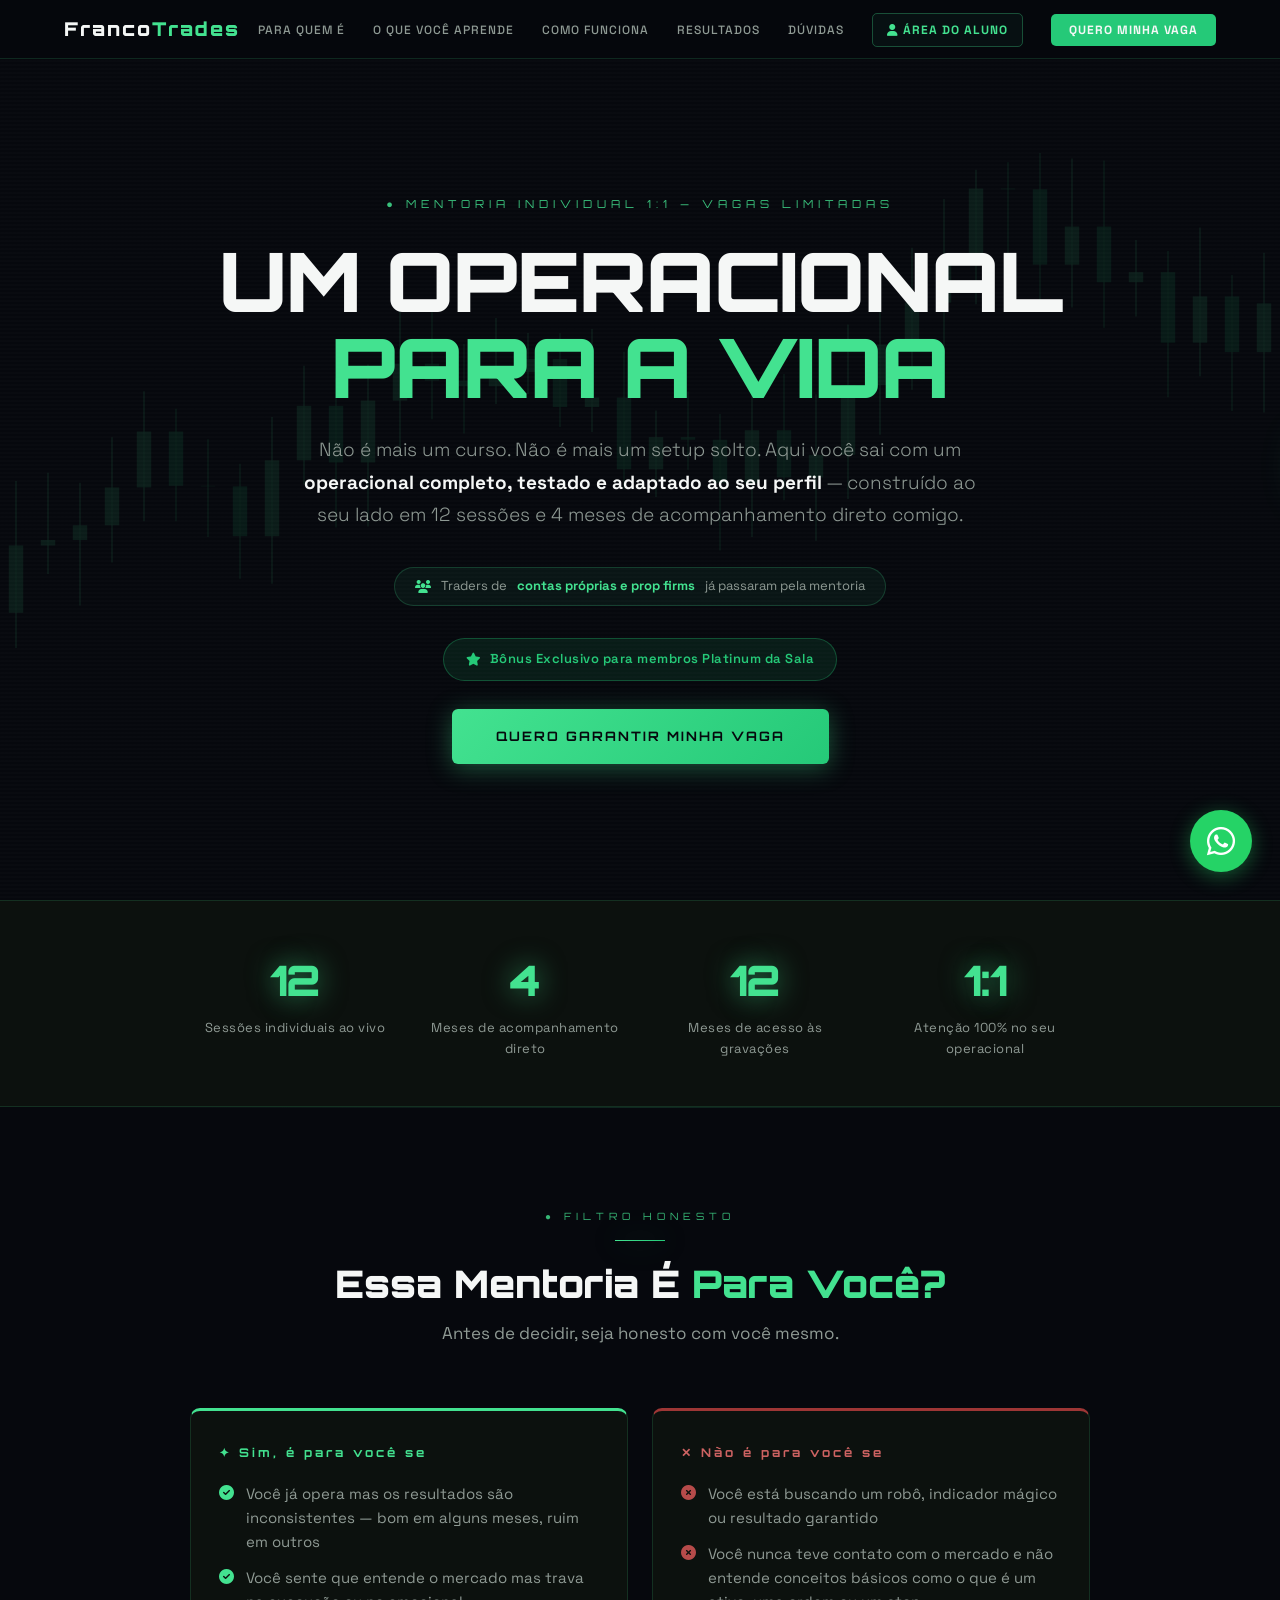
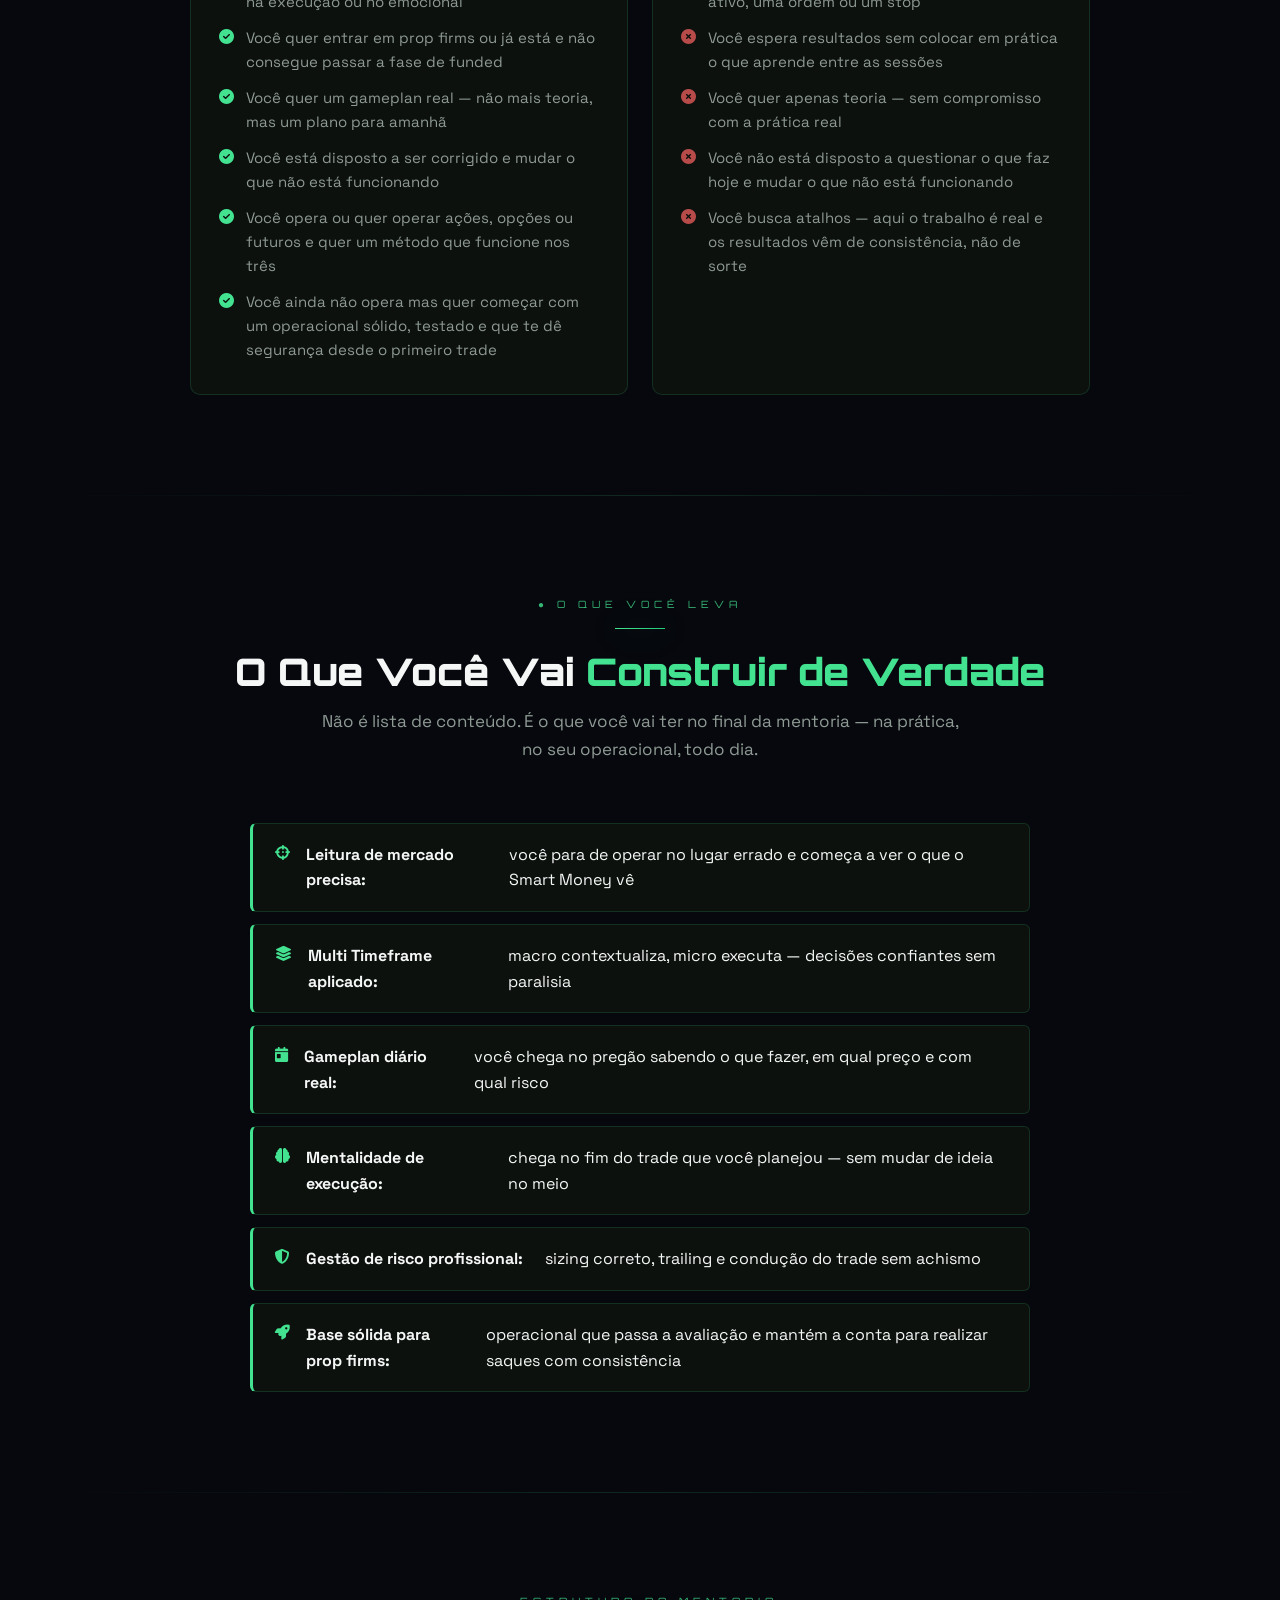
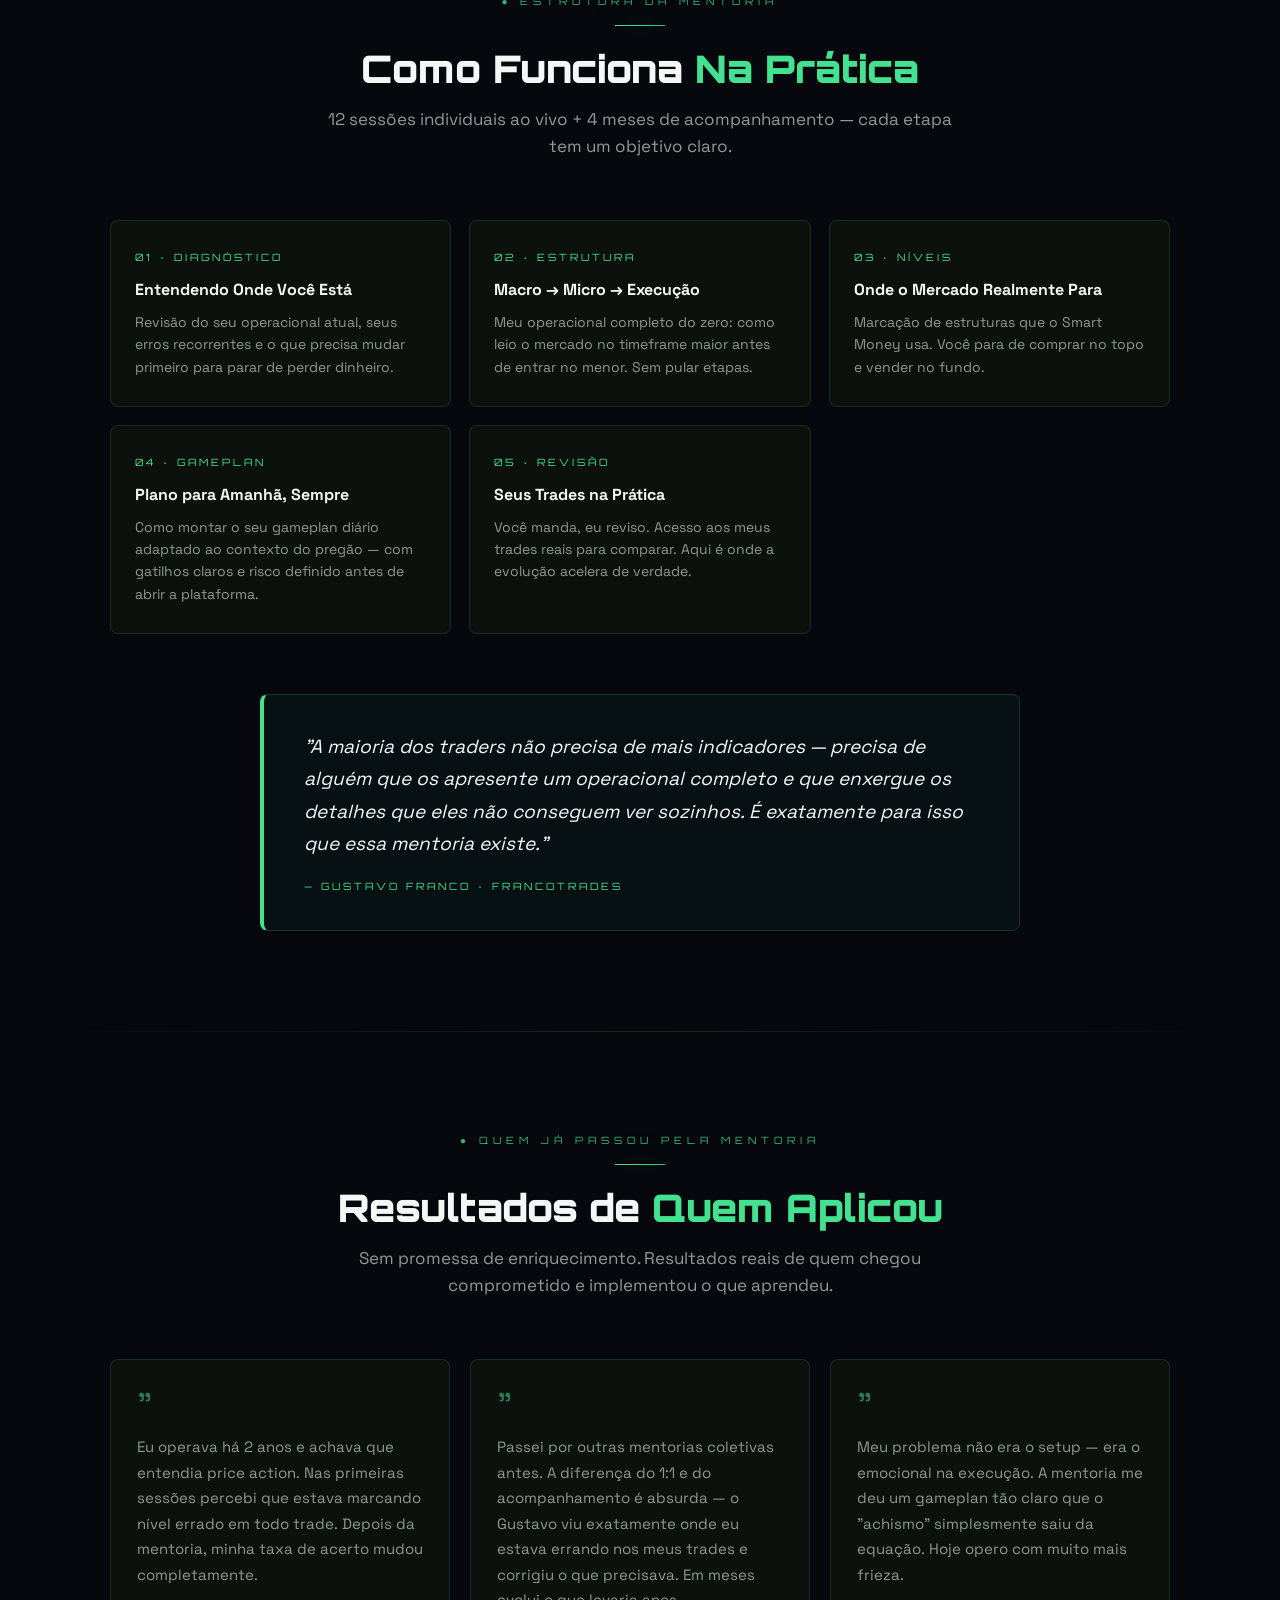
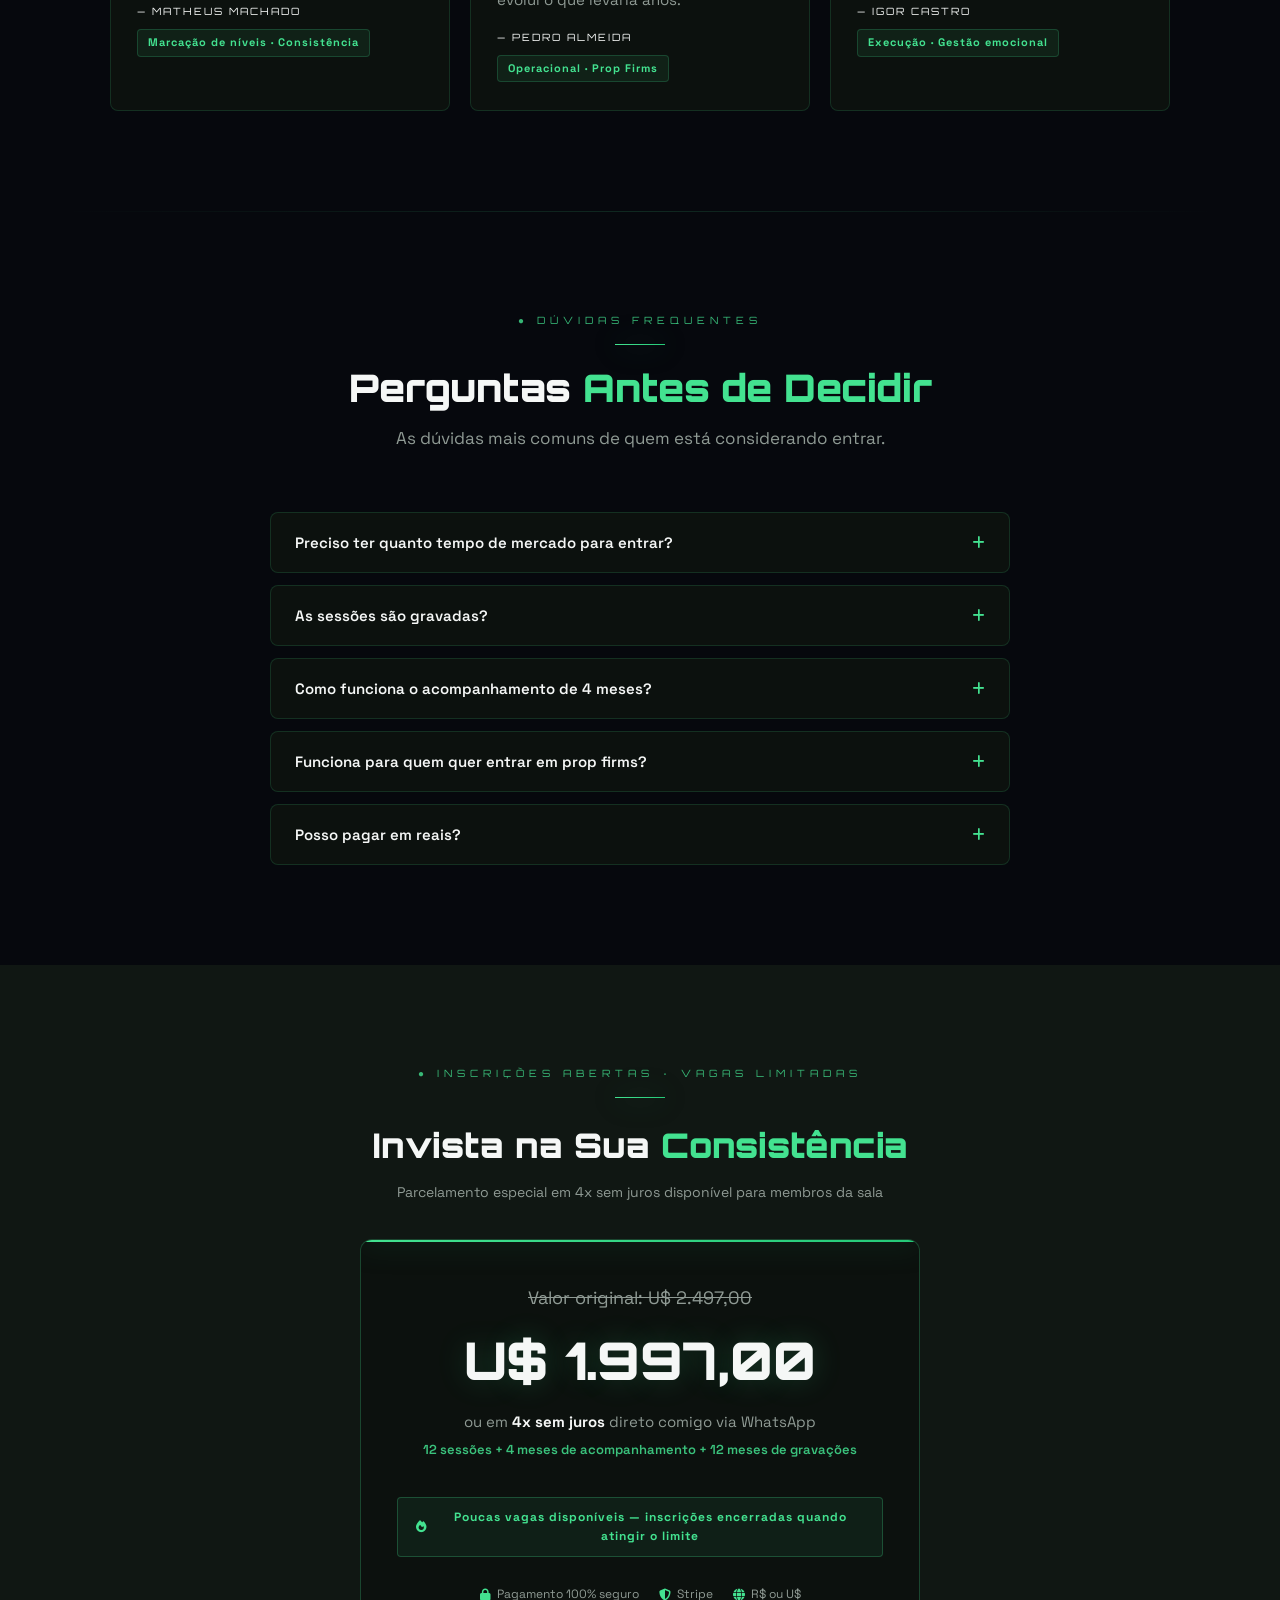
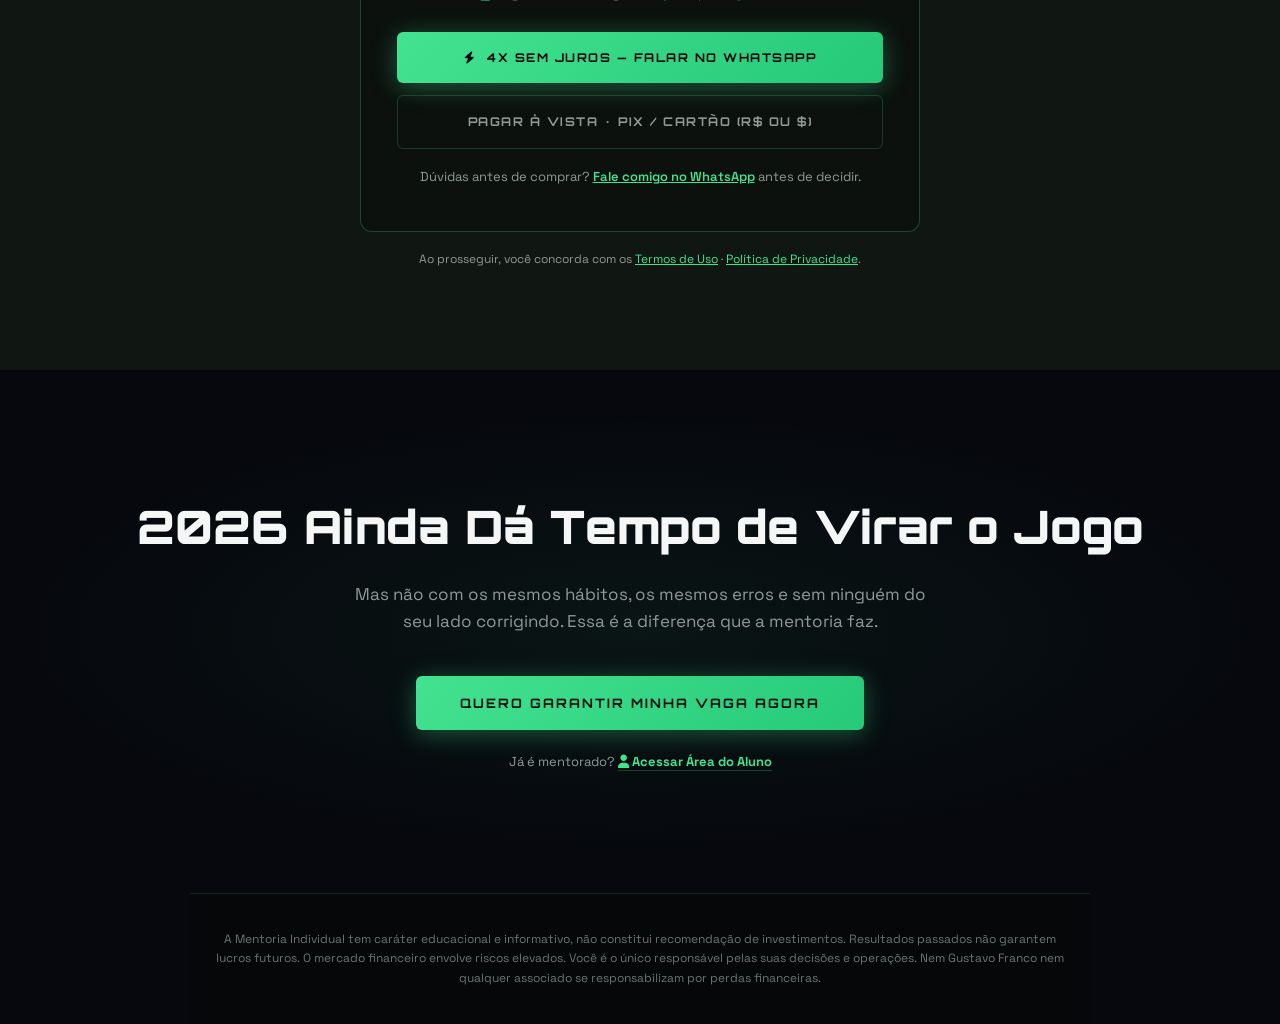
<file: index.html>
<!DOCTYPE html>
<html lang="pt-BR">
<head>
    <meta charset="UTF-8">
    <meta name="viewport" content="width=device-width, initial-scale=1.0">
    <title>Mentoria 1:1 com Gustavo Franco | FrancoTrades</title>
    <meta name="description" content="12 sessões individuais + 4 meses de acompanhamento direto com Gustavo Franco para desenvolver um operacional estruturado, replicável e adaptado ao seu perfil no day trade.">
    <link rel="canonical" href="https://francotrades.github.io/mentoria-individual/">
    <meta name="theme-color" content="#06080d">

    <link rel="icon" type="image/svg+xml" href="./assets/francotrades-ft.svg">
    <link rel="apple-touch-icon" href="./assets/francotrades-ft.svg">

    <meta property="og:type" content="website">
    <meta property="og:locale" content="pt_BR">
    <meta property="og:site_name" content="FrancoTrades">
    <meta property="og:title" content="Mentoria Individual 1:1 | FrancoTrades">
    <meta property="og:description" content="12 sessões individuais + 4 meses de acompanhamento direto para construir um operacional estruturado, replicável e adaptado ao seu perfil.">
    <meta property="og:url" content="https://francotrades.github.io/mentoria-individual/">
    <meta property="og:image" content="https://francotrades.github.io/mentoria-individual/assets/francotrades-social.svg">
    <meta property="og:image:width" content="1200">
    <meta property="og:image:height" content="630">
    <meta property="og:image:alt" content="FrancoTrades — Mentoria Individual 1:1">

    <meta name="twitter:card" content="summary_large_image">
    <meta name="twitter:title" content="Mentoria Individual 1:1 | FrancoTrades">
    <meta name="twitter:description" content="12 sessões individuais + 4 meses de acompanhamento direto para desenvolver um operacional estruturado e adaptado ao seu perfil.">
    <meta name="twitter:image" content="https://francotrades.github.io/mentoria-individual/assets/francotrades-social.svg">
    <link href="https://fonts.googleapis.com/css2?family=Orbitron:wght@400;700;900&family=Space+Grotesk:wght@300;400;500;700&display=swap" rel="stylesheet">
    <link rel="stylesheet" href="https://cdnjs.cloudflare.com/ajax/libs/font-awesome/6.5.0/css/all.min.css" crossorigin="anonymous" referrerpolicy="no-referrer" />
    <style>
        :root {
            --bg-deep:    #06080d;
            --bg-card:    #0c110e;
            --bg-mid:     #101713;
            --cyan:       #43e290;
            --blue:       #25c978;
            --blue-dark:  #15945a;
            --white:      #f5f7f6;
            --muted:      #8f9a94;
            --border:     rgba(67,226,144,0.15);
            --glow-cyan:  0 0 28px rgba(67,226,144,0.55);
            --glow-blue:  0 0 28px rgba(37,201,120,0.55);
        }
        * { margin:0; padding:0; box-sizing:border-box; }
        html { scroll-behavior: smooth; }
        body {
            font-family: 'Space Grotesk', sans-serif;
            background: var(--bg-deep);
            color: var(--white);
            line-height: 1.6;
            overflow-x: hidden;
        }

        /* ─── NAVBAR ─────────────────────────────── */
        .navbar {
            position: fixed;
            top: 0; left: 0; width: 100%;
            background: rgba(6,8,13,0.94);
            backdrop-filter: blur(16px);
            z-index: 1000;
            padding: 14px 5%;
            display: flex;
            justify-content: space-between;
            align-items: center;
            border-bottom: 1px solid var(--border);
        }
        .navbar .logo {
            font-family: 'Orbitron', monospace;
            font-size: 19px;
            font-weight: 900;
            letter-spacing: 2px;
            color: var(--white);
        }
        .navbar .logo span { color: var(--cyan); }
        .navbar ul { list-style: none; display: flex; gap: 28px; align-items: center; }
        .navbar a {
            color: var(--muted);
            text-decoration: none;
            font-size: 12px;
            font-weight: 500;
            letter-spacing: 1px;
            text-transform: uppercase;
            transition: color 0.3s;
        }
        .navbar a:hover { color: var(--white); }
        .navbar .nav-cta {
            background: var(--blue);
            color: var(--white) !important;
            padding: 8px 18px;
            border-radius: 5px;
            font-weight: 700;
            transition: background 0.3s, box-shadow 0.3s !important;
        }
        .navbar .nav-cta:hover { background: var(--cyan); color: #06080d !important; box-shadow: var(--glow-cyan); }

        .navbar .nav-login {
            border: 1px solid rgba(67,226,144,.30);
            color: var(--cyan) !important;
            padding: 8px 14px;
            border-radius: 5px;
            font-weight: 700;
            background: rgba(67,226,144,.04);
        }
        .navbar .nav-login:hover {
            background: rgba(67,226,144,.10);
            border-color: rgba(67,226,144,.55);
            color: #8cf0ba !important;
        }

        .student-access-final {
            margin-top: 22px;
            font-size: 13px;
            color: var(--muted);
        }
        .student-access-final a {
            color: var(--cyan);
            font-weight: 700;
            text-decoration: none;
            border-bottom: 1px solid rgba(67,226,144,.25);
        }
        .student-access-final a:hover {
            color: #8cf0ba;
            border-bottom-color: rgba(67,226,144,.60);
        }

        /* ─── HERO ───────────────────────────────── */
        .hero {
            min-height: 100vh;
            display: flex;
            flex-direction: column;
            align-items: center;
            justify-content: center;
            text-align: center;
            padding: 160px 20px 100px;
            position: relative;
            overflow: hidden;
        }
        .hero-bg-canvas { position: absolute; inset: 0; z-index: 0; opacity: 0.12; pointer-events: none; }
        .hero::before {
            content: '';
            position: absolute; inset: 0;
            background: repeating-linear-gradient(0deg, transparent, transparent 2px, rgba(255,255,255,0.012) 2px, rgba(255,255,255,0.012) 4px);
            z-index: 1; pointer-events: none;
        }
        .hero-content { position: relative; z-index: 2; max-width: 860px; }

        .hero-eyebrow {
            font-family: 'Orbitron', monospace;
            font-size: 11px;
            letter-spacing: 5px;
            color: var(--cyan);
            text-transform: uppercase;
            margin-bottom: 24px;
            opacity: 0.85;
        }
        .hero h1 {
            font-family: 'Orbitron', monospace;
            font-size: clamp(38px, 7vw, 82px);
            font-weight: 900;
            line-height: 1.05;
            letter-spacing: -1px;
            margin-bottom: 12px;
        }
        .hero h1 .line1 { display: block; color: var(--white); animation: glowWhite 3s ease-in-out infinite alternate; }
        .hero h1 .line2 { display: block; color: var(--cyan); animation: glowCyan 3s ease-in-out infinite alternate; }
        @keyframes glowWhite {
            from { text-shadow: 0 0 30px rgba(255,255,255,0.08); }
            to   { text-shadow: 0 0 60px rgba(255,255,255,0.22); }
        }
        @keyframes glowCyan {
            from { text-shadow: 0 0 20px rgba(67,226,144,0.35); }
            to   { text-shadow: 0 0 60px rgba(67,226,144,0.85); }
        }
        .hero-sub {
            font-size: clamp(16px, 2.2vw, 19px);
            color: var(--muted);
            max-width: 700px;
            margin: 24px auto 16px;
            font-weight: 300;
            line-height: 1.7;
        }
        .hero-sub strong { color: var(--white); font-weight: 700; }

        /* Pill de prova social no hero */
        .hero-proof {
            display: inline-flex;
            align-items: center;
            gap: 10px;
            background: rgba(67,226,144,0.06);
            border: 1px solid rgba(67,226,144,0.2);
            border-radius: 100px;
            padding: 8px 20px;
            font-size: 13px;
            color: var(--muted);
            margin: 20px 0 32px;
        }
        .hero-proof strong { color: var(--cyan); }

        .badge-bonus {
            display: inline-flex;
            align-items: center;
            gap: 8px;
            background: rgba(37,201,120,0.1);
            border: 1px solid rgba(37,201,120,0.3);
            color: var(--blue);
            font-size: 13px;
            font-weight: 600;
            letter-spacing: 0.5px;
            padding: 10px 22px;
            border-radius: 100px;
            margin-bottom: 28px;
            text-decoration: none;
            transition: all 0.3s;
            cursor: pointer;
        }
        .badge-bonus:hover { background: rgba(37,201,120,0.2); box-shadow: var(--glow-blue); }

        /* Botões */
        .btn {
            display: inline-block;
            padding: 17px 44px;
            border-radius: 6px;
            font-family: 'Orbitron', monospace;
            font-size: 13px;
            font-weight: 700;
            letter-spacing: 2px;
            text-decoration: none;
            text-transform: uppercase;
            cursor: pointer;
            transition: all 0.3s;
            border: none;
        }
        .btn-primary {
            background: linear-gradient(135deg, var(--cyan), var(--blue));
            color: #06080d;
            box-shadow: 0 4px 24px rgba(67,226,144,0.35);
        }
        .btn-primary:hover {
            transform: translateY(-3px);
            box-shadow: 0 8px 40px rgba(67,226,144,0.65);
        }
        .btn-pulse { animation: btnPulse 2.2s infinite; }
        @keyframes btnPulse {
            0%,100% { box-shadow: 0 4px 24px rgba(67,226,144,0.35); }
            50%      { box-shadow: 0 4px 50px rgba(67,226,144,0.8); }
        }

        /* ─── STATS BAR ──────────────────────────── */
        .stats-bar {
            background: var(--bg-card);
            border-top: 1px solid var(--border);
            border-bottom: 1px solid var(--border);
            padding: 36px 20px;
        }
        .stats-inner {
            max-width: 900px;
            margin: 0 auto;
            display: grid;
            grid-template-columns: repeat(auto-fit, minmax(180px, 1fr));
            gap: 20px;
            text-align: center;
        }
        .stat-item { padding: 10px; }
        .stat-num {
            font-family: 'Orbitron', monospace;
            font-size: clamp(28px, 4vw, 42px);
            font-weight: 900;
            color: var(--cyan);
            text-shadow: var(--glow-cyan);
            display: block;
        }
        .stat-label {
            font-size: 13px;
            color: var(--muted);
            margin-top: 4px;
            letter-spacing: 0.5px;
        }

        /* Decorative line */
        .neon-line {
            width: 50px; height: 1px;
            background: linear-gradient(90deg, var(--cyan), var(--blue));
            margin: 0 auto 20px;
            box-shadow: var(--glow-cyan);
        }

        /* ─── SECTION BASE ───────────────────────── */
        .section { padding: 100px 20px; max-width: 1100px; margin: 0 auto; }
        .section-inner { text-align: center; }
        .section-label {
            font-family: 'Orbitron', monospace;
            font-size: 10px;
            letter-spacing: 5px;
            color: var(--cyan);
            text-transform: uppercase;
            margin-bottom: 16px;
            opacity: 0.8;
        }
        .section h2 {
            font-family: 'Orbitron', monospace;
            font-size: clamp(22px, 3.5vw, 38px);
            font-weight: 900;
            color: var(--white);
            margin-bottom: 14px;
            line-height: 1.2;
        }
        .section h2 span { color: var(--cyan); }
        .section-desc { color: var(--muted); font-size: 17px; max-width: 640px; margin: 0 auto 60px; }

        /* ─── PARA QUEM É ────────────────────────── */
        .forwhom-grid {
            display: grid;
            grid-template-columns: 1fr 1fr;
            gap: 24px;
            max-width: 900px;
            margin: 0 auto;
        }
        .forwhom-card {
            background: var(--bg-card);
            border: 1px solid var(--border);
            border-radius: 10px;
            padding: 32px 28px;
            text-align: left;
        }
        .forwhom-card.yes { border-top: 3px solid var(--cyan); }
        .forwhom-card.no  { border-top: 3px solid rgba(255,80,80,0.6); }
        .forwhom-card h3 {
            font-family: 'Orbitron', monospace;
            font-size: 12px;
            letter-spacing: 3px;
            margin-bottom: 20px;
        }
        .forwhom-card.yes h3 { color: var(--cyan); }
        .forwhom-card.no  h3 { color: rgba(255,120,120,0.8); }
        .forwhom-list { list-style: none; display: flex; flex-direction: column; gap: 12px; }
        .forwhom-list li { display: flex; align-items: flex-start; gap: 12px; font-size: 15px; color: var(--muted); }
        .forwhom-list li i { margin-top: 3px; flex-shrink: 0; }
        .forwhom-card.yes .forwhom-list li i { color: var(--cyan); }
        .forwhom-card.no  .forwhom-list li i { color: rgba(255,100,100,0.7); }

        /* ─── CHECK LIST ─────────────────────────── */
        .check-list {
            list-style: none;
            text-align: left;
            max-width: 780px;
            margin: 0 auto;
            display: grid;
            gap: 12px;
        }
        .check-list li {
            display: flex;
            align-items: flex-start;
            gap: 16px;
            background: var(--bg-card);
            border: 1px solid var(--border);
            border-left: 3px solid var(--cyan);
            border-radius: 6px;
            padding: 18px 22px;
            font-size: 16px;
            transition: border-color 0.3s, box-shadow 0.3s;
        }
        .check-list li:hover { border-color: var(--cyan); box-shadow: 0 0 16px rgba(67,226,144,0.08); }
        .check-list li .icon { color: var(--cyan); font-size: 15px; flex-shrink: 0; margin-top: 3px; }

        /* ─── STEPS GRID ─────────────────────────── */
        .steps-grid {
            display: grid;
            grid-template-columns: repeat(auto-fit, minmax(260px, 1fr));
            gap: 18px;
        }
        .step-card {
            background: var(--bg-card);
            border: 1px solid var(--border);
            border-radius: 8px;
            padding: 28px 24px;
            text-align: left;
            transition: border-color 0.3s, transform 0.3s;
            position: relative;
            overflow: hidden;
        }
        .step-card::after {
            content: '';
            position: absolute;
            top: 0; left: 0;
            width: 100%; height: 2px;
            background: linear-gradient(90deg, var(--cyan), var(--blue));
            opacity: 0;
            transition: opacity 0.3s;
        }
        .step-card:hover { border-color: rgba(67,226,144,0.3); transform: translateY(-4px); }
        .step-card:hover::after { opacity: 1; }
        .step-num { font-family: 'Orbitron', monospace; font-size: 10px; color: var(--cyan); letter-spacing: 3px; margin-bottom: 12px; }
        .step-card h3 { font-size: 16px; font-weight: 700; color: var(--white); margin-bottom: 8px; }
        .step-card p { font-size: 14px; color: var(--muted); line-height: 1.6; }

        /* ─── QUOTE ──────────────────────────────── */
        .quote-block {
            max-width: 760px;
            margin: 60px auto 0;
            background: rgba(67,226,144,0.04);
            border: 1px solid rgba(67,226,144,0.18);
            border-left: 4px solid var(--cyan);
            border-radius: 8px;
            padding: 36px 40px;
            text-align: left;
        }
        .quote-block p { font-size: 19px; font-style: italic; color: var(--white); line-height: 1.7; margin-bottom: 18px; }
        .quote-author { font-family: 'Orbitron', monospace; font-size: 10px; color: var(--cyan); letter-spacing: 3px; }

        /* ─── TESTIMONIALS ───────────────────────── */
        .testimonials-grid {
            display: grid;
            grid-template-columns: repeat(auto-fit, minmax(300px, 1fr));
            gap: 20px;
        }
        .testimonial {
            background: var(--bg-card);
            border: 1px solid var(--border);
            border-radius: 8px;
            padding: 28px 26px;
            text-align: left;
            transition: border-color 0.3s;
        }
        .testimonial:hover { border-color: rgba(67,226,144,0.3); }
        .testimonial .quote-mark { font-size: 36px; color: var(--cyan); line-height: 1; margin-bottom: 10px; opacity: 0.5; }
        .testimonial p { font-size: 15px; color: var(--muted); line-height: 1.7; margin-bottom: 16px; }
        .testimonial .author { font-family: 'Orbitron', monospace; font-size: 10px; color: var(--white); letter-spacing: 2px; }
        .testimonial .result-tag {
            display: inline-block;
            background: rgba(67,226,144,0.08);
            border: 1px solid rgba(67,226,144,0.2);
            color: var(--cyan);
            font-size: 11px;
            font-weight: 700;
            padding: 4px 10px;
            border-radius: 4px;
            margin-top: 10px;
            letter-spacing: 1px;
        }

        /* ─── SEPARATOR ──────────────────────────── */
        .section-sep {
            border: none; height: 1px;
            background: linear-gradient(90deg, transparent, var(--border), transparent);
            margin: 0 5%;
        }

        /* ─── FAQ ────────────────────────────────── */
        .faq-list { max-width: 740px; margin: 0 auto; display: flex; flex-direction: column; gap: 12px; }
        .faq-item {
            background: var(--bg-card);
            border: 1px solid var(--border);
            border-radius: 8px;
            overflow: hidden;
        }
        .faq-q {
            width: 100%;
            background: none;
            border: none;
            text-align: left;
            padding: 20px 24px;
            font-family: 'Space Grotesk', sans-serif;
            font-size: 15px;
            font-weight: 600;
            color: var(--white);
            cursor: pointer;
            display: flex;
            justify-content: space-between;
            align-items: center;
            gap: 12px;
            transition: color 0.3s;
        }
        .faq-q:hover { color: var(--cyan); }
        .faq-q i { color: var(--cyan); font-size: 14px; transition: transform 0.3s; flex-shrink: 0; }
        .faq-q.open i { transform: rotate(45deg); }
        .faq-a {
            max-height: 0;
            overflow: hidden;
            transition: max-height 0.35s ease, padding 0.3s;
            font-size: 15px;
            color: var(--muted);
            line-height: 1.7;
            padding: 0 24px;
        }
        .faq-a.open { max-height: 200px; padding: 0 24px 20px; }

        /* ─── PRICE SECTION ──────────────────────── */
        .pricing-wrap { background: var(--bg-mid); padding: 100px 20px; }
        .pricing-inner { max-width: 560px; margin: 0 auto; text-align: center; }
        .pricing-inner h2 {
            font-family: 'Orbitron', monospace;
            font-size: clamp(20px, 3.5vw, 34px);
            font-weight: 900;
            color: var(--white);
            margin-bottom: 8px;
        }
        .pricing-inner h2 span { color: var(--cyan); }
        .price-box {
            background: var(--bg-card);
            border: 1px solid rgba(67,226,144,0.25);
            border-radius: 12px;
            padding: 44px 36px;
            margin: 36px auto 0;
            position: relative;
            overflow: hidden;
        }
        .price-box::after {
            content: ''; position: absolute;
            top: 0; left: 0; right: 0; height: 2px;
            background: linear-gradient(90deg, var(--cyan), var(--blue));
            box-shadow: var(--glow-cyan);
        }
        .price-old { font-size: 18px; color: var(--muted); text-decoration: line-through; margin-bottom: 6px; }
        .price-current {
            font-family: 'Orbitron', monospace;
            font-size: clamp(34px, 6vw, 52px);
            font-weight: 900;
            color: var(--white);
            text-shadow: 0 0 30px rgba(67,226,144,0.2);
            margin-bottom: 8px;
        }
        .price-installment { font-size: 15px; color: var(--muted); margin-bottom: 6px; }
        .price-installment strong { color: var(--white); }
        .price-value-note {
            font-size: 13px;
            color: var(--cyan);
            font-weight: 600;
            margin-bottom: 20px;
            opacity: 0.85;
        }
        .urgency-tag {
            display: inline-flex;
            align-items: center;
            gap: 8px;
            background: rgba(67,226,144,0.07);
            border: 1px solid rgba(67,226,144,0.25);
            border-radius: 4px;
            padding: 10px 18px;
            font-size: 12px;
            font-weight: 700;
            color: var(--cyan);
            margin: 16px 0 28px;
            letter-spacing: 1px;
            animation: urgencyGlow 2s infinite;
        }
        @keyframes urgencyGlow {
            0%,100% { box-shadow: 0 0 8px rgba(67,226,144,0.15); }
            50%      { box-shadow: 0 0 22px rgba(67,226,144,0.45); }
        }
        .security-row {
            display: flex;
            justify-content: center;
            gap: 20px;
            flex-wrap: wrap;
            font-size: 12px;
            color: var(--muted);
            margin: 0 0 28px;
        }
        .security-row span { display: flex; align-items: center; gap: 6px; }
        .security-row i { color: var(--cyan); }
        .payment-buttons { display: flex; flex-direction: column; gap: 12px; }
        .payment-btn {
            display: block;
            padding: 16px 22px;
            border-radius: 6px;
            font-family: 'Orbitron', monospace;
            font-size: 12px;
            font-weight: 700;
            letter-spacing: 1.5px;
            text-decoration: none;
            text-align: center;
            cursor: pointer;
            transition: all 0.3s;
            text-transform: uppercase;
        }
        .payment-btn-main {
            background: linear-gradient(135deg, var(--cyan), var(--blue));
            color: #06080d;
            box-shadow: 0 4px 24px rgba(67,226,144,0.35);
        }
        .payment-btn-main:hover { transform: translateY(-2px); box-shadow: 0 8px 36px rgba(67,226,144,0.6); }
        .payment-btn-sec {
            background: transparent;
            border: 1px solid rgba(67,226,144,0.2);
            color: var(--muted);
        }
        .payment-btn-sec:hover { border-color: var(--cyan); color: var(--white); background: rgba(67,226,144,0.06); }
        .terms-note { font-size: 12px; color: var(--muted); margin-top: 18px; }
        .terms-note a { color: var(--cyan); }

        /* ─── CTA FINAL ──────────────────────────── */
        .cta-section {
            padding: 120px 20px;
            text-align: center;
            position: relative;
            overflow: hidden;
        }
        .cta-section::before {
            content: ''; position: absolute; inset: 0;
            background: radial-gradient(ellipse 70% 60% at 50% 50%, rgba(67,226,144,0.06) 0%, transparent 70%);
            pointer-events: none;
        }
        .cta-section h2 {
            font-family: 'Orbitron', monospace;
            font-size: clamp(24px, 4.5vw, 46px);
            font-weight: 900;
            color: var(--white);
            margin-bottom: 18px;
            position: relative;
        }
        .cta-section p { font-size: 17px; color: var(--muted); max-width: 600px; margin: 0 auto 40px; position: relative; }

        /* ─── DISCLAIMER ─────────────────────────── */
        .disclaimer {
            font-size: 12px; color: #69766f;
            text-align: center; padding: 36px 20px;
            background: #050709;
            border-top: 1px solid var(--border);
            max-width: 900px; margin: 0 auto;
        }

        /* ─── WHATSAPP FLOAT ─────────────────────── */
        .whatsapp-float {
            position: fixed; bottom: 28px; right: 28px;
            background: #25D366; width: 62px; height: 62px;
            border-radius: 50%; display: flex; align-items: center; justify-content: center;
            font-size: 32px; color: white !important; text-decoration: none;
            box-shadow: 0 4px 20px rgba(37,211,102,0.4);
            z-index: 9999;
            pointer-events: auto;
            transition: all 0.3s;
            -webkit-tap-highlight-color: transparent;
        }
        .whatsapp-float:hover { transform: scale(1.1); background: #20b358; }

        /* Touch fixes for mobile */
        .btn, .payment-btn, .badge-bonus, .nav-cta, .hamburger {
            -webkit-tap-highlight-color: transparent;
            touch-action: manipulation;
            cursor: pointer;
        }
        .hamburger {
            display: none;
            flex-direction: column;
            justify-content: center;
            gap: 5px;
            width: 36px; height: 36px;
            cursor: pointer;
            background: none;
            border: none;
            padding: 4px;
            z-index: 1100;
        }
        .hamburger span {
            display: block;
            width: 100%; height: 2px;
            background: var(--cyan);
            border-radius: 2px;
            transition: all 0.3s;
            box-shadow: 0 0 8px rgba(67,226,144,0.8);
        }
        .hamburger.open span:nth-child(1) { transform: translateY(7px) rotate(45deg); }
        .hamburger.open span:nth-child(2) { opacity: 0; }
        .hamburger.open span:nth-child(3) { transform: translateY(-7px) rotate(-45deg); }

        /* Mobile drawer */
        .nav-drawer {
            position: fixed;
            top: 0; right: 0;
            width: 75vw; max-width: 300px;
            height: 100vh;
            background: rgba(6,8,20,0.98);
            backdrop-filter: blur(20px);
            border-left: 1px solid var(--border);
            z-index: 1050;
            display: flex;
            flex-direction: column;
            padding: 80px 28px 40px;
            gap: 8px;
            transform: translateX(100%);
            pointer-events: none;
            transition: transform 0.35s cubic-bezier(0.4,0,0.2,1);
        }
        .nav-drawer.open { transform: translateX(0); pointer-events: auto; }
        .nav-overlay {
            position: fixed; inset: 0;
            background: rgba(0,0,0,0.6);
            z-index: 1040;
            opacity: 0;
            pointer-events: none;
            transition: opacity 0.3s;
        }
        .nav-overlay.open { opacity: 1; pointer-events: auto; }
        .nav-drawer a {
            display: block;
            color: var(--muted);
            text-decoration: none;
            font-family: 'Orbitron', monospace;
            font-size: 12px;
            font-weight: 700;
            letter-spacing: 2px;
            text-transform: uppercase;
            padding: 14px 0;
            border-bottom: 1px solid rgba(67,226,144,0.08);
            transition: color 0.2s;
        }
        .nav-drawer a:hover { color: var(--cyan); }
        .nav-drawer .drawer-cta {
            margin-top: 24px;
            display: block;
            text-align: center;
            background: linear-gradient(135deg, var(--cyan), var(--blue));
            color: #06080d !important;
            border: none;
            border-radius: 6px;
            padding: 16px;
            font-size: 12px;
            font-weight: 900;
            letter-spacing: 2px;
            /* force glow even on mobile */
            box-shadow: 0 0 24px rgba(67,226,144,0.6), 0 0 48px rgba(67,226,144,0.3) !important;
            -webkit-box-shadow: 0 0 24px rgba(67,226,144,0.6), 0 0 48px rgba(67,226,144,0.3) !important;
        }

        /* ─── RESPONSIVE ─────────────────────────── */
        @media (max-width: 768px) {
            /* Hide desktop nav, show hamburger */
            .navbar ul { display: none; }
            .navbar .nav-cta { display: none; }
            .hamburger { display: flex; }
            .nav-drawer { display: flex; }
            .nav-overlay { display: block; }

            .hero { padding: 110px 18px 70px; }
            .forwhom-grid { grid-template-columns: 1fr; }
            .quote-block { padding: 26px 20px; }
            .quote-block p { font-size: 16px; }
            .price-box { padding: 30px 18px; }
            .section { padding: 60px 18px; }
            .check-list li { padding: 14px 16px; font-size: 15px; }
            .stats-inner { grid-template-columns: repeat(2, 1fr); }

            /* Force glow on mobile for all primary buttons */
            .btn-primary, .btn-pulse {
                box-shadow: 0 0 22px rgba(67,226,144,0.55), 0 0 44px rgba(67,226,144,0.25) !important;
                -webkit-box-shadow: 0 0 22px rgba(67,226,144,0.55), 0 0 44px rgba(67,226,144,0.25) !important;
            }
            .payment-btn-main {
                box-shadow: 0 0 20px rgba(67,226,144,0.5), 0 0 40px rgba(67,226,144,0.2) !important;
                -webkit-box-shadow: 0 0 20px rgba(67,226,144,0.5), 0 0 40px rgba(67,226,144,0.2) !important;
            }
            .urgency-tag {
                box-shadow: 0 0 16px rgba(67,226,144,0.35) !important;
                -webkit-box-shadow: 0 0 16px rgba(67,226,144,0.35) !important;
            }
            /* Glow text on headlines */
            .hero h1 .line2 {
                text-shadow: 0 0 30px rgba(67,226,144,0.8), 0 0 60px rgba(67,226,144,0.4) !important;
            }
            .stat-num {
                text-shadow: 0 0 20px rgba(67,226,144,0.7) !important;
            }
            /* Badge bonus wrapping fix */
            .badge-bonus { font-size: 12px; padding: 10px 16px; text-align: center; }
            .hero-proof { font-size: 13px; }
        }
    </style>
</head>
<body>

<!-- NAV OVERLAY -->
<div class="nav-overlay" id="navOverlay"></div>

<!-- MOBILE DRAWER -->
<nav class="nav-drawer" id="navDrawer">
    <a href="#forwhom"        onclick="closeMenu()">Para Quem É</a>
    <a href="#learn"          onclick="closeMenu()">O Que Você Aprende</a>
    <a href="#how"            onclick="closeMenu()">Como Funciona</a>
    <a href="#testimonials"   onclick="closeMenu()">Resultados</a>
    <a href="#faq"            onclick="closeMenu()">Dúvidas</a>
    <a href="./login/" onclick="closeMenu()"><i class="fas fa-user"></i> Área do Aluno</a>
    <a href="#open-enrollment" class="drawer-cta" onclick="closeMenu()">Quero Minha Vaga</a>
</nav>

<!-- NAVBAR -->
<nav class="navbar">
    <div class="logo">Franco<span>Trades</span></div>
    <ul>
        <li><a href="#forwhom">Para Quem É</a></li>
        <li><a href="#learn">O Que Você Aprende</a></li>
        <li><a href="#how">Como Funciona</a></li>
        <li><a href="#testimonials">Resultados</a></li>
        <li><a href="#faq">Dúvidas</a></li>
        <li><a href="./login/" class="nav-login"><i class="fas fa-user"></i> Área do Aluno</a></li>
        <li><a href="#open-enrollment" class="nav-cta">Quero Minha Vaga</a></li>
    </ul>
    <button class="hamburger" id="hamburger" onclick="toggleMenu()" aria-label="Menu">
        <span></span><span></span><span></span>
    </button>
</nav>

<!-- HERO -->
<section class="hero">
    <canvas class="hero-bg-canvas" id="candleCanvas"></canvas>
    <div class="hero-content">
        <div class="hero-eyebrow">● Mentoria Individual 1:1 — Vagas Limitadas</div>
        <h1>
            <span class="line1">UM OPERACIONAL</span>
            <span class="line2">PARA A VIDA</span>
        </h1>
        <p class="hero-sub">
            Não é mais um curso. Não é mais um setup solto. Aqui você sai com um <strong>operacional completo, testado e adaptado ao seu perfil</strong> — construído ao seu lado em 12 sessões e 4 meses de acompanhamento direto comigo.
        </p>
        <div class="hero-proof">
            <i class="fas fa-users" style="color:var(--cyan)"></i>
            Traders de <strong>contas próprias e prop firms</strong> já passaram pela mentoria
        </div>
        <a href="https://wa.me/5522981448874?text=Ol%C3%A1%2C%20gostaria%20de%20fazer%20o%20pagamento%20da%20Mentoria%20Individual%20em%204x%20sem%20juros!" class="badge-bonus">
            <i class="fas fa-star"></i> Bônus Exclusivo para membros Platinum da Sala
        </a>
        <br>
        <a href="#open-enrollment" class="btn btn-primary btn-pulse">Quero Garantir Minha Vaga</a>
    </div>
</section>

<!-- STATS BAR -->
<div class="stats-bar">
    <div class="stats-inner">
        <div class="stat-item">
            <span class="stat-num">12</span>
            <div class="stat-label">Sessões individuais ao vivo</div>
        </div>
        <div class="stat-item">
            <span class="stat-num">4</span>
            <div class="stat-label">Meses de acompanhamento direto</div>
        </div>
        <div class="stat-item">
            <span class="stat-num">12</span>
            <div class="stat-label">Meses de acesso às gravações</div>
        </div>
        <div class="stat-item">
            <span class="stat-num">1:1</span>
            <div class="stat-label">Atenção 100% no seu operacional</div>
        </div>
    </div>
</div>

<hr class="section-sep">

<!-- PARA QUEM É -->
<div class="section" id="forwhom">
    <div class="section-inner">
        <div class="section-label">● Filtro honesto</div>
        <div class="neon-line"></div>
        <h2>Essa Mentoria É <span>Para Você?</span></h2>
        <p class="section-desc">Antes de decidir, seja honesto com você mesmo.</p>
        <div class="forwhom-grid">
            <div class="forwhom-card yes">
                <h3>✦ Sim, é para você se</h3>
                <ul class="forwhom-list">
                    <li><i class="fas fa-check-circle"></i> Você já opera mas os resultados são inconsistentes — bom em alguns meses, ruim em outros</li>
                    <li><i class="fas fa-check-circle"></i> Você sente que entende o mercado mas trava na execução ou no emocional</li>
                    <li><i class="fas fa-check-circle"></i> Você quer entrar em prop firms ou já está e não consegue passar a fase de funded</li>
                    <li><i class="fas fa-check-circle"></i> Você quer um gameplan real — não mais teoria, mas um plano para amanhã</li>
                    <li><i class="fas fa-check-circle"></i> Você está disposto a ser corrigido e mudar o que não está funcionando</li>
                    <li><i class="fas fa-check-circle"></i> Você opera ou quer operar ações, opções ou futuros e quer um método que funcione nos três</li>
                    <li><i class="fas fa-check-circle"></i> Você ainda não opera mas quer começar com um operacional sólido, testado e que te dê segurança desde o primeiro trade</li>
                </ul>
            </div>
            <div class="forwhom-card no">
                <h3>✕ Não é para você se</h3>
                <ul class="forwhom-list">
                    <li><i class="fas fa-times-circle"></i> Você está buscando um robô, indicador mágico ou resultado garantido</li>
                    <li><i class="fas fa-times-circle"></i> Você nunca teve contato com o mercado e não entende conceitos básicos como o que é um ativo, uma ordem ou um stop</li>
                    <li><i class="fas fa-times-circle"></i> Você espera resultados sem colocar em prática o que aprende entre as sessões</li>
                    <li><i class="fas fa-times-circle"></i> Você quer apenas teoria — sem compromisso com a prática real</li>
                    <li><i class="fas fa-times-circle"></i> Você não está disposto a questionar o que faz hoje e mudar o que não está funcionando</li>
                    <li><i class="fas fa-times-circle"></i> Você busca atalhos — aqui o trabalho é real e os resultados vêm de consistência, não de sorte</li>
                </ul>
            </div>
        </div>
    </div>
</div>

<hr class="section-sep">

<!-- O QUE VAI DOMINAR -->
<div class="section" id="learn">
    <div class="section-inner">
        <div class="section-label">● O que você leva</div>
        <div class="neon-line"></div>
        <h2>O Que Você Vai <span>Construir de Verdade</span></h2>
        <p class="section-desc">Não é lista de conteúdo. É o que você vai ter no final da mentoria — na prática, no seu operacional, todo dia.</p>
        <ul class="check-list">
            <li><i class="fas fa-crosshairs icon"></i> <strong style="color:var(--white);margin-right:6px;">Leitura de mercado precisa:</strong> você para de operar no lugar errado e começa a ver o que o Smart Money vê</li>
            <li><i class="fas fa-layer-group icon"></i> <strong style="color:var(--white);margin-right:6px;">Multi Timeframe aplicado:</strong> macro contextualiza, micro executa — decisões confiantes sem paralisia</li>
            <li><i class="fas fa-calendar-day icon"></i> <strong style="color:var(--white);margin-right:6px;">Gameplan diário real:</strong> você chega no pregão sabendo o que fazer, em qual preço e com qual risco</li>
            <li><i class="fas fa-brain icon"></i> <strong style="color:var(--white);margin-right:6px;">Mentalidade de execução:</strong> chega no fim do trade que você planejou — sem mudar de ideia no meio</li>
            <li><i class="fas fa-shield-alt icon"></i> <strong style="color:var(--white);margin-right:6px;">Gestão de risco profissional:</strong> sizing correto, trailing e condução do trade sem achismo</li>
            <li><i class="fas fa-rocket icon"></i> <strong style="color:var(--white);margin-right:6px;">Base sólida para prop firms:</strong> operacional que passa a avaliação e mantém a conta para realizar saques com consistência</li>
        </ul>
    </div>
</div>

<hr class="section-sep">

<!-- COMO FUNCIONA -->
<div class="section" id="how">
    <div class="section-inner">
        <div class="section-label">● Estrutura da mentoria</div>
        <div class="neon-line"></div>
        <h2>Como Funciona <span>Na Prática</span></h2>
        <p class="section-desc">12 sessões individuais ao vivo + 4 meses de acompanhamento — cada etapa tem um objetivo claro.</p>
        <div class="steps-grid">
            <div class="step-card">
                <div class="step-num">01 · DIAGNÓSTICO</div>
                <h3>Entendendo Onde Você Está</h3>
                <p>Revisão do seu operacional atual, seus erros recorrentes e o que precisa mudar primeiro para parar de perder dinheiro.</p>
            </div>
            <div class="step-card">
                <div class="step-num">02 · ESTRUTURA</div>
                <h3>Macro → Micro → Execução</h3>
                <p>Meu operacional completo do zero: como leio o mercado no timeframe maior antes de entrar no menor. Sem pular etapas.</p>
            </div>
            <div class="step-card">
                <div class="step-num">03 · NÍVEIS</div>
                <h3>Onde o Mercado Realmente Para</h3>
                <p>Marcação de estruturas que o Smart Money usa. Você para de comprar no topo e vender no fundo.</p>
            </div>
            <div class="step-card">
                <div class="step-num">04 · GAMEPLAN</div>
                <h3>Plano para Amanhã, Sempre</h3>
                <p>Como montar o seu gameplan diário adaptado ao contexto do pregão — com gatilhos claros e risco definido antes de abrir a plataforma.</p>
            </div>
            <div class="step-card">
                <div class="step-num">05 · REVISÃO</div>
                <h3>Seus Trades na Prática</h3>
                <p>Você manda, eu reviso. Acesso aos meus trades reais para comparar. Aqui é onde a evolução acelera de verdade.</p>
            </div>
        </div>

        <div class="quote-block">
            <p>"A maioria dos traders não precisa de mais indicadores — precisa de alguém que os apresente um operacional completo e que enxergue os detalhes que eles não conseguem ver sozinhos. É exatamente para isso que essa mentoria existe."</p>
            <div class="quote-author">— GUSTAVO FRANCO · FRANCOTRADES</div>
        </div>
    </div>
</div>

<hr class="section-sep">

<!-- DEPOIMENTOS -->
<div class="section" id="testimonials">
    <div class="section-inner">
        <div class="section-label">● Quem já passou pela mentoria</div>
        <div class="neon-line"></div>
        <h2>Resultados de <span>Quem Aplicou</span></h2>
        <p class="section-desc">Sem promessa de enriquecimento. Resultados reais de quem chegou comprometido e implementou o que aprendeu.</p>
        <div class="testimonials-grid">
            <div class="testimonial">
                <div class="quote-mark">"</div>
                <p>Eu operava há 2 anos e achava que entendia price action. Nas primeiras sessões percebi que estava marcando nível errado em todo trade. Depois da mentoria, minha taxa de acerto mudou completamente.</p>
                <div class="author">— MATHEUS MACHADO</div>
                <div class="result-tag">Marcação de níveis · Consistência</div>
            </div>
            <div class="testimonial">
                <div class="quote-mark">"</div>
                <p>Passei por outras mentorias coletivas antes. A diferença do 1:1 e do acompanhamento é absurda — o Gustavo viu exatamente onde eu estava errando nos meus trades e corrigiu o que precisava. Em meses evolui o que levaria anos.</p>
                <div class="author">— PEDRO ALMEIDA</div>
                <div class="result-tag">Operacional · Prop Firms</div>
            </div>
            <div class="testimonial">
                <div class="quote-mark">"</div>
                <p>Meu problema não era o setup — era o emocional na execução. A mentoria me deu um gameplan tão claro que o "achismo" simplesmente saiu da equação. Hoje opero com muito mais frieza.</p>
                <div class="author">— IGOR CASTRO</div>
                <div class="result-tag">Execução · Gestão emocional</div>
            </div>
        </div>
    </div>
</div>

<hr class="section-sep">

<!-- FAQ -->
<div class="section" id="faq">
    <div class="section-inner">
        <div class="section-label">● Dúvidas frequentes</div>
        <div class="neon-line"></div>
        <h2>Perguntas <span>Antes de Decidir</span></h2>
        <p class="section-desc">As dúvidas mais comuns de quem está considerando entrar.</p>
        <div class="faq-list">
            <div class="faq-item">
                <button class="faq-q"><span>Preciso ter quanto tempo de mercado para entrar?</span><i class="fas fa-plus"></i></button>
                <div class="faq-a">Você não precisa ter operado antes, mas entender o básico do mercado. A mentoria não é para quem está começando do zero — é para quem quer operar ou já opera, mas quer dar o próximo nível com acompanhamento individualizado.</div>
            </div>
            <div class="faq-item">
                <button class="faq-q"><span>As sessões são gravadas?</span><i class="fas fa-plus"></i></button>
                <div class="faq-a">Sim. Todas as 12 sessões individuais ficam gravadas e você tem acesso por 12 meses. Nada se perde — você revisa quantas vezes quiser.</div>
            </div>
            <div class="faq-item">
                <button class="faq-q"><span>Como funciona o acompanhamento de 4 meses?</span><i class="fas fa-plus"></i></button>
                <div class="faq-a">Após a oitava sessão, o acompanhamento começa e durante esses 4 meses você tem acesso direto a mim para tirar dúvidas sobre trades, manda suas operações para revisão e recebe feedback real sobre o que está funcionando e o que precisa ajustar. Além disso, recebe a revisão de todos os meus trades explicando a lógica por trás e a imagem da operação — para ter uma imersão ainda maior no conteúdo.</div>
            </div>
            <div class="faq-item">
                <button class="faq-q"><span>Funciona para quem quer entrar em prop firms?</span><i class="fas fa-plus"></i></button>
                <div class="faq-a">Sim, e é um dos focos da mentoria. Trabalhamos operacional que respeita as regras de drawdown e consistência das principais prop firms americanas — tanto na fase de avaliação quanto na conta funded.</div>
            </div>
            <div class="faq-item">
                <button class="faq-q"><span>Posso pagar em reais?</span><i class="fas fa-plus"></i></button>
                <div class="faq-a">Sim. Você pode pagar à vista em reais ou em dólar via Stripe (cartão ou PIX). Também está disponível o parcelamento em 4x sem juros direto comigo — basta entrar em contato pelo WhatsApp.</div>
            </div>
        </div>
    </div>
</div>

<!-- PREÇO -->
<div class="pricing-wrap" id="open-enrollment">
    <div class="pricing-inner">
        <div class="section-label" style="text-align:center">● Inscrições abertas · Vagas limitadas</div>
        <div class="neon-line"></div>
        <h2>Invista na Sua <span>Consistência</span></h2>
        <p style="color:var(--muted);font-size:14px;margin-top:8px;">Parcelamento especial em 4x sem juros disponível para membros da sala</p>

        <div class="price-box">
            <div class="price-old">Valor original: U$ 2.497,00</div>
            <div class="price-current">U$ 1.997,00</div>
            <div class="price-installment">ou em <strong>4x sem juros</strong> direto comigo via WhatsApp</div>
            <div class="price-value-note">12 sessões + 4 meses de acompanhamento + 12 meses de gravações</div>

            <div class="urgency-tag">
                <i class="fas fa-fire"></i> Poucas vagas disponíveis — inscrições encerradas quando atingir o limite
            </div>

            <div class="security-row">
                <span><i class="fas fa-lock"></i> Pagamento 100% seguro</span>
                <span><i class="fas fa-shield-alt"></i> Stripe</span>
                <span><i class="fas fa-globe"></i> R$ ou U$</span>
            </div>

            <div class="payment-buttons">
                <a href="https://wa.me/5522981448874?text=Ol%C3%A1%2C%20gostaria%20de%20fazer%20o%20pagamento%20da%20Mentoria%20Individual%20em%204x%20sem%20juros!" class="payment-btn payment-btn-main">
                    <i class="fas fa-bolt"></i> &nbsp;4x Sem Juros — Falar no WhatsApp
                </a>
                <a href="https://buy.stripe.com/14AaEWcDg8YW89l5vl77O04" class="payment-btn payment-btn-sec">Pagar à Vista · PIX / Cartão (R$ ou $)</a>
            </div>

            <p style="margin-top:18px;font-size:13px;color:var(--muted);line-height:1.6;">
                Dúvidas antes de comprar? <a href="https://wa.me/5522981448874?text=Ol%C3%A1%20Gustavo!%20Tenho%20interesse%20na%20Mentoria%20Individual.%20Pode%20me%20ajudar?" style="color:var(--cyan);font-weight:600;">Fale comigo no WhatsApp</a> antes de decidir.
            </p>
        </div>

        <p class="terms-note">Ao prosseguir, você concorda com os <a href="https://francotrades.github.io/termos-de-uso/" target="_blank">Termos de Uso</a> · <a href="https://francotrades.github.io/termos-de-uso/politica-de-privacidade/" target="_blank" rel="noopener">Política de Privacidade</a>.</p>
    </div>
</div>

<!-- CTA FINAL -->
<section class="cta-section">
    <h2>2026 Ainda Dá Tempo de Virar o Jogo</h2>
    <p>Mas não com os mesmos hábitos, os mesmos erros e sem ninguém do seu lado corrigindo. Essa é a diferença que a mentoria faz.</p>
    <a href="#open-enrollment" class="btn btn-primary btn-pulse">Quero Garantir Minha Vaga Agora</a>
    <div class="student-access-final">
        Já é mentorado? <a href="./login/"><i class="fas fa-user"></i> Acessar Área do Aluno</a>
    </div>
</section>

<!-- DISCLAIMER -->
<footer>
    <p class="disclaimer">
        A Mentoria Individual tem caráter educacional e informativo, não constitui recomendação de investimentos. Resultados passados não garantem lucros futuros. O mercado financeiro envolve riscos elevados. Você é o único responsável pelas suas decisões e operações. Nem Gustavo Franco nem qualquer associado se responsabilizam por perdas financeiras.
    </p>
</footer>

<!-- WHATSAPP FLOAT -->
<a href="https://wa.me/5522981448874?text=Ol%C3%A1%20Gustavo!%20Tenho%20interesse%20na%20Mentoria%20Individual.%20Pode%20me%20ajudar?" class="whatsapp-float" target="_blank">
    <i class="fab fa-whatsapp"></i>
</a>

<script>
// Hamburger menu
function toggleMenu() {
    const drawer = document.getElementById('navDrawer');
    const overlay = document.getElementById('navOverlay');
    const btn = document.getElementById('hamburger');
    const isOpen = drawer.classList.contains('open');
    if (isOpen) {
        closeMenu();
    } else {
        drawer.classList.add('open');
        overlay.classList.add('open');
        btn.classList.add('open');
        document.body.style.overflow = 'hidden';
    }
}
function closeMenu() {
    document.getElementById('navDrawer').classList.remove('open');
    document.getElementById('navOverlay').classList.remove('open');
    document.getElementById('hamburger').classList.remove('open');
    document.body.style.overflow = '';
}
document.getElementById('navOverlay').addEventListener('click', closeMenu);

// Smooth scroll
document.querySelectorAll('a[href^="#"]').forEach(anchor => {
    anchor.addEventListener('click', function(e) {
        const target = document.querySelector(this.getAttribute('href'));
        if (target) { e.preventDefault(); target.scrollIntoView({ behavior: 'smooth' }); }
    });
});

// FAQ accordion
document.querySelectorAll('.faq-q').forEach(btn => {
    btn.addEventListener('click', () => {
        const answer = btn.nextElementSibling;
        const isOpen = answer.classList.contains('open');
        document.querySelectorAll('.faq-a').forEach(a => a.classList.remove('open'));
        document.querySelectorAll('.faq-q').forEach(b => b.classList.remove('open'));
        if (!isOpen) { answer.classList.add('open'); btn.classList.add('open'); }
    });
});

// Candlestick background
const canvas = document.getElementById('candleCanvas');
const ctx = canvas.getContext('2d');
function resize() { canvas.width = window.innerWidth; canvas.height = window.innerHeight; }
resize();
window.addEventListener('resize', resize);

const CANDLES = 40;
let candles = [];
function randBetween(a, b) { return a + Math.random() * (b - a); }
function initCandles() {
    candles = [];
    const spacing = canvas.width / CANDLES;
    let price = 300;
    for (let i = 0; i < CANDLES; i++) {
        const open = price;
        const change = randBetween(-18, 18);
        const close = open + change;
        const high = Math.max(open, close) + randBetween(4, 16);
        const low  = Math.min(open, close) - randBetween(4, 16);
        price = close;
        candles.push({ x: spacing * i + spacing / 2, open, close, high, low });
    }
}
initCandles();

function draw() {
    ctx.clearRect(0, 0, canvas.width, canvas.height);
    const h = canvas.height;
    const prices = candles.flatMap(c => [c.high, c.low]);
    const minP = Math.min(...prices);
    const maxP = Math.max(...prices);
    const scale = (h * 0.55) / ((maxP - minP) || 1);
    const baseY = h * 0.72;
    const cw = canvas.width / CANDLES * 0.45;
    candles.forEach(c => {
        const bull = c.close >= c.open;
        ctx.strokeStyle = bull ? 'rgba(67,226,144,0.75)' : 'rgba(37,201,120,0.75)';
        ctx.fillStyle   = bull ? 'rgba(67,226,144,0.75)' : 'rgba(37,201,120,0.75)';
        ctx.lineWidth = 1.5;
        const x  = c.x;
        const oY = baseY - (c.open  - minP) * scale;
        const cY = baseY - (c.close - minP) * scale;
        const hY = baseY - (c.high  - minP) * scale;
        const lY = baseY - (c.low   - minP) * scale;
        ctx.beginPath(); ctx.moveTo(x, hY); ctx.lineTo(x, lY); ctx.stroke();
        ctx.fillRect(x - cw/2, Math.min(oY,cY), cw, Math.abs(cY-oY) || 1);
    });
    requestAnimationFrame(draw);
}
draw();
</script>
</body>
</html>
</file>
